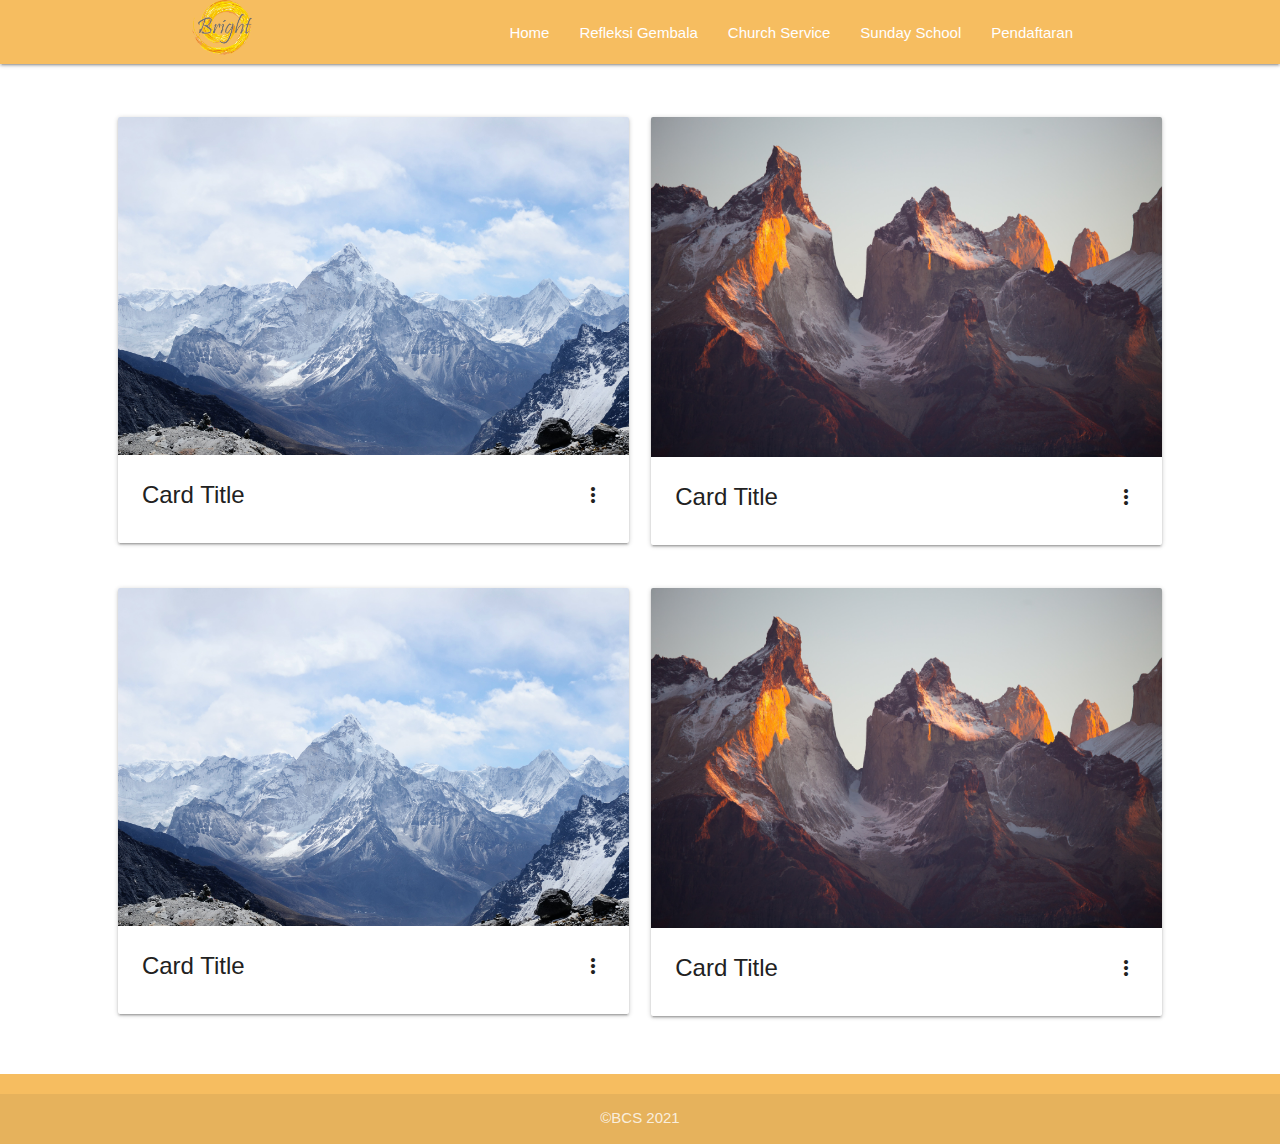
<file: pages/church.html>
<!DOCTYPE html>

<html lang="en">
    <head>
        <!-- Meta Start -->
        <meta charset="UTF-8"/>
        <meta http-equiv="Content-Type" content="text/html; charset=UTF-8"/>
        <meta name="viewport" content="width=device-width, initial-scale=1"/>
        <title>BCS - Bright Community Service</title>
        <meta name="description" content="BCS - Bright Community Service"/>
        <meta name="theme-color" content="#F6BD60"/>
        <link rel="apple-touch-icon" href="/images/logo.png">
        <link rel="shortcut icon" href="/images/logo.png">
        <!-- Meta End -->
        
        <!-- Link Start -->
        <link href="https://fonts.googleapis.com/icon?family=Material+Icons" rel="stylesheet">
        <link href="/css/materialize.css" type="text/css" rel="stylesheet" media="screen,projection"/>
        <link href="/css/style.css" type="text/css" rel="stylesheet" media="screen,projection"/>
        <link rel="manifest" href="/manifest.json">
        <link rel="shortcut icon" href="/images/favicon.ico" type="image/x-icon">
        <link rel="icon" href="/images/favicon.ico" type="image/x-icon">
        <!-- Link End -->
    </head>
  
    <body> 
      <!--Navbar Start-->
      <nav class="White" role="navigation">
        <div class="nav-wrapper container">
          <a id="logo-container" href="#" class="brand-logo"><img class="responsive-img" src="/images/logo.png" width="60" height="auto"></a>
          <ul class="right hide-on-med-and-down">
            <li><a class="waves-effect" href="../index.html">Home</a></li>
            <li><a class="waves-effect" href="refleksi.html">Refleksi Gembala</a></li>
            <li><a class="waves-effect" href="church.html">Church Service</a></li>
            <li><a class="waves-effect" href="sundayschool.html">Sunday School</a></li>
            <li><a class="waves-effect" href="pendaftaran.html">Pendaftaran</a></li>
          </ul>
          <ul id="nav-mobile" class="sidenav">
            <li><a class="waves-effect" href="../index.html">Home</a></li>
            <li><a class="waves-effect" href="refleksi.html">Refleksi Gembala</a></li>
            <li><a class="waves-effect" href="church.html">Church Service</a></li>
            <li><a class="waves-effect" href="sundayschool.html">Sunday School</a></li>
            <li><a class="waves-effect" href="pendaftaran.html">Pendaftaran</a></li>
          </ul>
          <a href="#" data-target="nav-mobile" class="sidenav-trigger"><i class="material-icons">menu</i></a>
        </div>
      </nav>
      <!--Navbar Ends-->
      
      <!--Church Start-->
      <div class="church">
      <br>
      <br>
       
        <!--Jadwal Starts-->
        <div class="row">
          <div class="col s12 m5 l5 offset-l1 offset-m1">
            <div class="card">
              <div class="card-image waves-effect waves-block waves-light">
                <img class="activator" src="/images/banner1.jpg">
              </div>
              <div class="card-content">
                <span class="card-title activator grey-text text-darken-4">Card Title<i class="material-icons right">more_vert</i></span>
              </div>
              <div class="card-reveal">
                <span class="card-title grey-text text-darken-4">Card Title<i class="material-icons right">close</i></span>
                <p>Here is some more information about this product that is only revealed once clicked on.</p>
              </div>
            </div>
          </div>
          <div class="col s12 m5 l5">
            <div class="card">
              <div class="card-image waves-effect waves-block waves-light">
                <img class="activator" src="/images/banner2.jpg">
              </div>
              <div class="card-content">
                <span class="card-title activator grey-text text-darken-4">Card Title<i class="material-icons right">more_vert</i></span>
              </div>
              <div class="card-reveal">
                <span class="card-title grey-text text-darken-4">Card Title<i class="material-icons right">close</i></span>
                <p>Here is some more information about this product that is only revealed once clicked on.</p>
              </div>
            </div>
          </div>
        </div>
        
        <div class="row">
          <div class="col s12 m5 l5 offset-l1 offset-m1">
            <div class="card">
              <div class="card-image waves-effect waves-block waves-light">
                <img class="activator" src="/images/banner1.jpg">
              </div>
              <div class="card-content">
                <span class="card-title activator grey-text text-darken-4">Card Title<i class="material-icons right">more_vert</i></span>
              </div>
              <div class="card-reveal">
                <span class="card-title grey-text text-darken-4">Card Title<i class="material-icons right">close</i></span>
                <p>Here is some more information about this product that is only revealed once clicked on.</p>
              </div>
            </div>
          </div>
          <div class="col s12 m5 l5">
            <div class="card">
              <div class="card-image waves-effect waves-block waves-light">
                <img class="activator" src="/images/banner2.jpg">
              </div>
              <div class="card-content">
                <span class="card-title activator grey-text text-darken-4">Card Title<i class="material-icons right">more_vert</i></span>
              </div>
              <div class="card-reveal">
                <span class="card-title grey-text text-darken-4">Card Title<i class="material-icons right">close</i></span>
                <p>Here is some more information about this product that is only revealed once clicked on.</p>
              </div>
            </div>
          </div>
        </div>
        <!--Jadwal Ends-->
        
      <br>  
      </div>
      <!--Church Ends-->
      
      <!--Footer Starts-->
      <footer class="page-footer">
          <div class="footer-copyright">
            <div class="container center-align card-text-home">
              ©BCS 2021
            </div>
          </div>
      </footer>
      <!--Footer Ends-->

      <!-- Script Start -->
      <script src="https://code.jquery.com/jquery-2.1.1.min.js"></script>
      <script src="/js/materialize.js"></script>
      <script src="/js/init.js"></script>
      <script src="/js/script.js"></script>
      <!-- Script End -->

    </body>
</html>
</file>
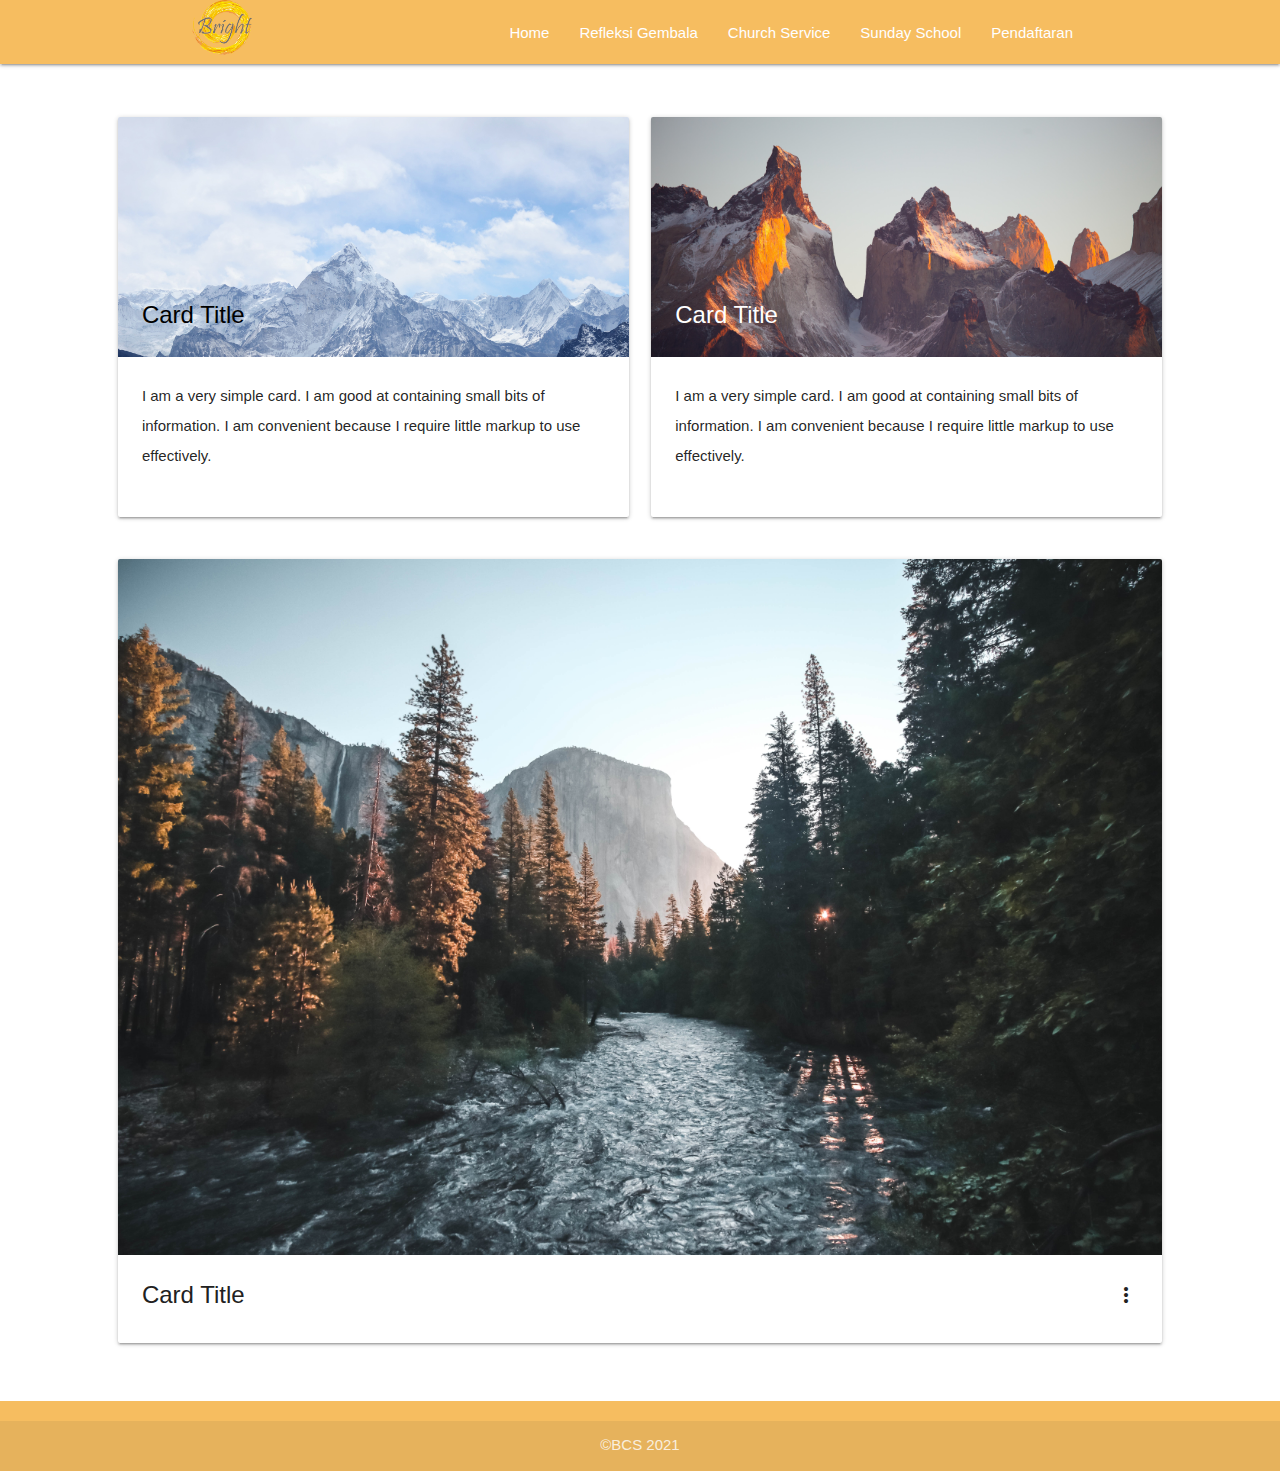
<file: pages/refleksi.html>
<!DOCTYPE html>

<html lang="en">
    <head>
        <!-- Meta Start -->
        <meta charset="UTF-8"/>
        <meta http-equiv="Content-Type" content="text/html; charset=UTF-8"/>
        <meta name="viewport" content="width=device-width, initial-scale=1"/>
        <title>BCS - Bright Community Service</title>
        <meta name="description" content="BCS - Bright Community Service"/>
        <meta name="theme-color" content="#F6BD60"/>
        <link rel="apple-touch-icon" href="/images/logo.png">
        <link rel="shortcut icon" href="/images/logo.png">
        <!-- Meta End -->
        
        <!-- Link Start -->
        <link href="https://fonts.googleapis.com/icon?family=Material+Icons" rel="stylesheet">
        <link href="/css/materialize.css" type="text/css" rel="stylesheet" media="screen,projection"/>
        <link href="/css/style.css" type="text/css" rel="stylesheet" media="screen,projection"/>
        <link rel="manifest" href="/manifest.json">
        <link rel="shortcut icon" href="/images/favicon.ico" type="image/x-icon">
        <link rel="icon" href="/images/favicon.ico" type="image/x-icon">
        <!-- Link End -->
    </head>
  
    <body> 
      <!--Navbar Start-->
      <nav class="White" role="navigation">
        <div class="nav-wrapper container">
          <a id="logo-container" href="#" class="brand-logo"><img class="responsive-img" src="/images/logo.png" width="60" height="auto"></a>
          <ul class="right hide-on-med-and-down">
            <li><a class="waves-effect" href="../index.html">Home</a></li>
            <li><a class="waves-effect" href="refleksi.html">Refleksi Gembala</a></li>
            <li><a class="waves-effect" href="church.html">Church Service</a></li>
            <li><a class="waves-effect" href="sundayschool.html">Sunday School</a></li>
            <li><a class="waves-effect" href="pendaftaran.html">Pendaftaran</a></li>
          </ul>
          <ul id="nav-mobile" class="sidenav">
            <li><a class="waves-effect" href="../index.html">Home</a></li>
            <li><a class="waves-effect" href="refleksi.html">Refleksi Gembala</a></li>
            <li><a class="waves-effect" href="church.html">Church Service</a></li>
            <li><a class="waves-effect" href="sundayschool.html">Sunday School</a></li>
            <li><a class="waves-effect" href="pendaftaran.html">Pendaftaran</a></li>
          </ul>
          <a href="#" data-target="nav-mobile" class="sidenav-trigger"><i class="material-icons">menu</i></a>
        </div>
      </nav>
      <!--Navbar Ends-->
      
      <!--Refleksi Start-->
      <div class="refleksi">
      <br>
      <br>
        
        <!--Profil Pendeta Start-->
        <div class="row">
          <div class="col s12 m5 l5 offset-l1 offset-m1">
            <div class="card medium">
              <div class="card-image">
                <img src="/images/banner1.jpg">
                <span class="card-title black-text">Card Title</span>
              </div>
              <div class="card-content">
                <p>I am a very simple card. I am good at containing small bits of information.
                I am convenient because I require little markup to use effectively.</p>
              </div>
            </div>
          </div>
          <div class="col s12 m5 l5">
            <div class="card medium">
              <div class="card-image">
                <img src="/images/banner2.jpg">
                <span class="card-title white-text">Card Title</span>
              </div>
              <div class="card-content">
                <p>I am a very simple card. I am good at containing small bits of information.
                I am convenient because I require little markup to use effectively.</p>
              </div>
            </div>
          </div>
        </div>
        <!--Profil Pendeta Ends-->
        
        <!--Kata Refleksi Starts-->
        <div class="row">
          <div class="col s12 m10 l10 offset-l1 offset-m1">
            <div class="card">
              <div class="card-image waves-effect waves-block waves-light">
                <img class="activator" src="/images/banner3.jpg">
              </div>
              <div class="card-content">
                <span class="card-title activator grey-text text-darken-4">Card Title<i class="material-icons right">more_vert</i></span>
              </div>
              <div class="card-reveal">
                <span class="card-title grey-text text-darken-4">Card Title<i class="material-icons right">close</i></span>
                <p>Here is some more information about this product that is only revealed once clicked on.</p>
              </div>
            </div>
          </div>
        </div>
        <!--Kata Refleksi Ends-->
      
      <br>
      </div>
      <!--Refleksi Ends-->
      
      <!--Footer Starts-->
      <footer class="page-footer">
          <div class="footer-copyright">
            <div class="container center-align card-text-home">
              ©BCS 2021
            </div>
          </div>
      </footer>
      <!--Footer Ends-->

      <!-- Script Start -->
      <script src="https://code.jquery.com/jquery-2.1.1.min.js"></script>
      <script src="/js/materialize.js"></script>
      <script src="/js/init.js"></script>
      <script src="/js/script.js"></script>
      <!-- Script End -->

    </body>
</html>
</file>
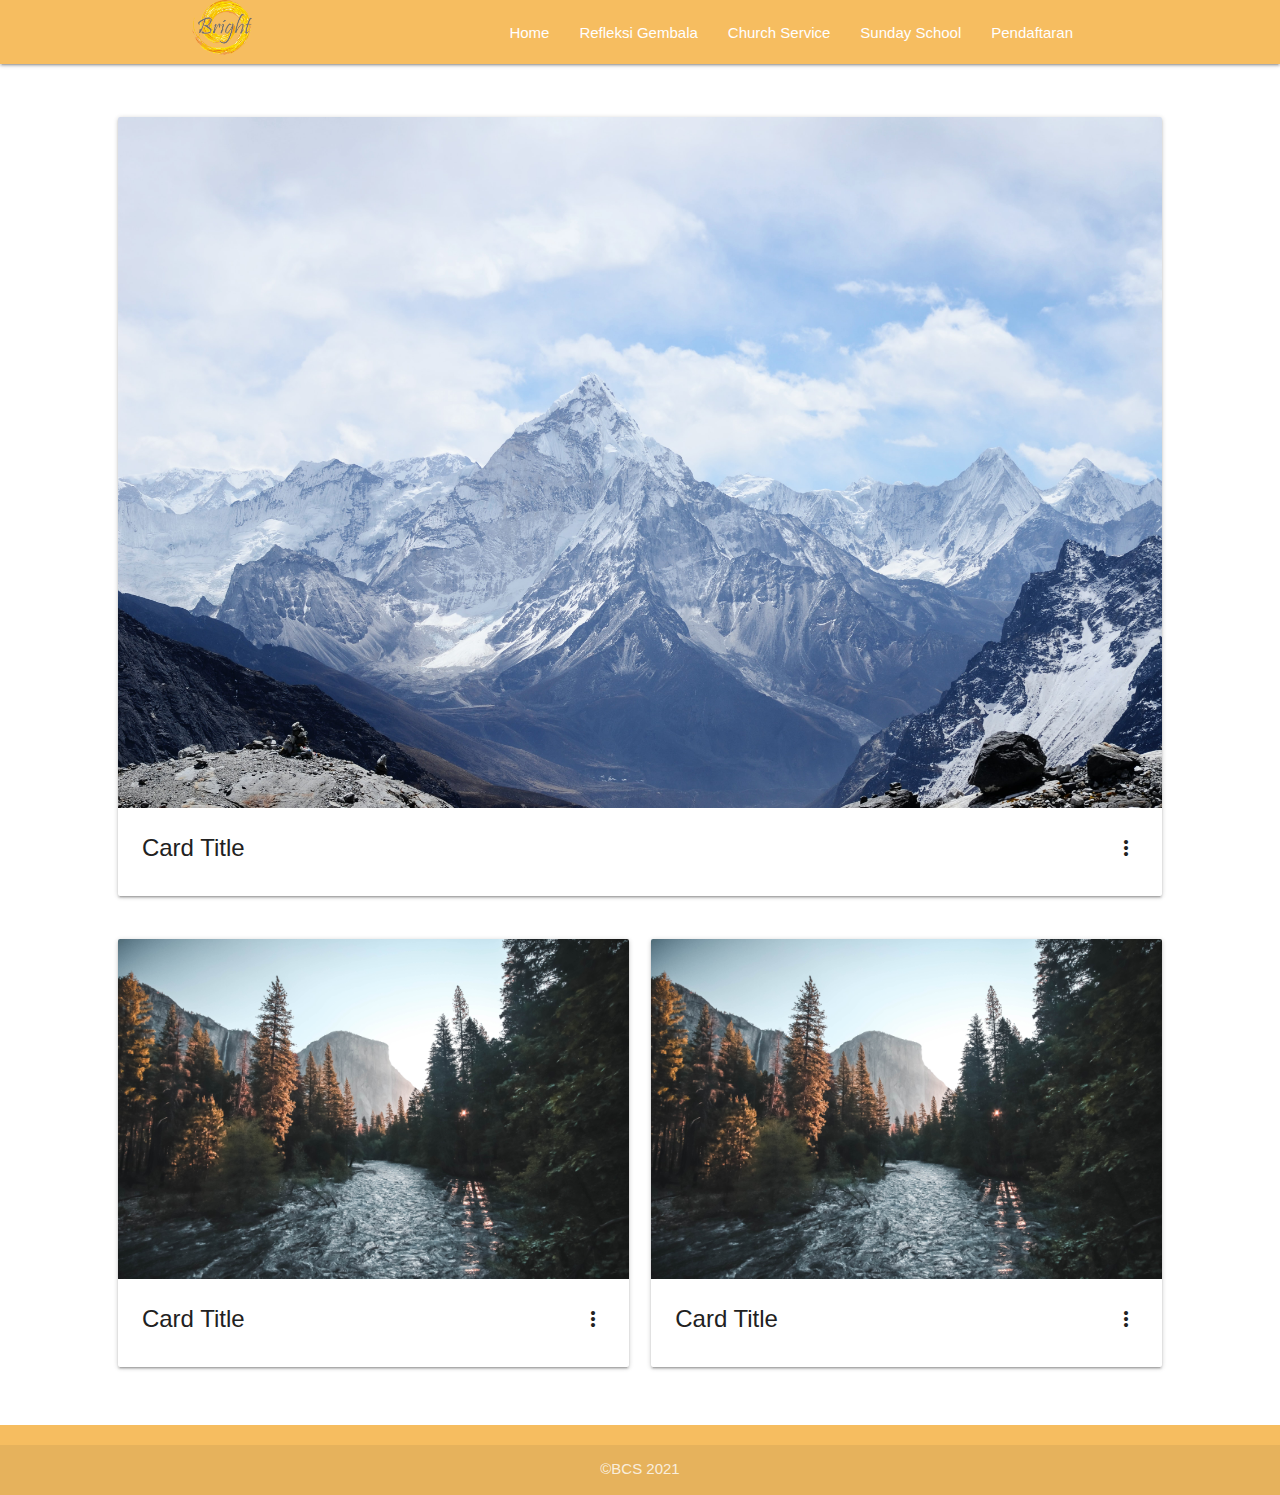
<file: pages/sundayschool.html>
<!DOCTYPE html>

<html lang="en">
    <head>
        <!-- Meta Start -->
        <meta charset="UTF-8"/>
        <meta http-equiv="Content-Type" content="text/html; charset=UTF-8"/>
        <meta name="viewport" content="width=device-width, initial-scale=1"/>
        <title>BCS - Bright Community Service</title>
        <meta name="description" content="BCS - Bright Community Service"/>
        <meta name="theme-color" content="#F6BD60"/>
        <link rel="apple-touch-icon" href="/images/logo.png">
        <link rel="shortcut icon" href="/images/logo.png">
        <!-- Meta End -->
        
        <!-- Link Start -->
        <link href="https://fonts.googleapis.com/icon?family=Material+Icons" rel="stylesheet">
        <link href="/css/materialize.css" type="text/css" rel="stylesheet" media="screen,projection"/>
        <link href="/css/style.css" type="text/css" rel="stylesheet" media="screen,projection"/>
        <link rel="manifest" href="/manifest.json">
        <link rel="shortcut icon" href="/images/favicon.ico" type="image/x-icon">
        <link rel="icon" href="/images/favicon.ico" type="image/x-icon">
        <!-- Link End -->
    </head>
  
    <body> 
      <!--Navbar Start-->
      <nav class="White" role="navigation">
        <div class="nav-wrapper container">
          <a id="logo-container" href="#" class="brand-logo"><img class="responsive-img" src="/images/logo.png" width="60" height="auto"></a>
          <ul class="right hide-on-med-and-down">
            <li><a class="waves-effect" href="../index.html">Home</a></li>
            <li><a class="waves-effect" href="refleksi.html">Refleksi Gembala</a></li>
            <li><a class="waves-effect" href="church.html">Church Service</a></li>
            <li><a class="waves-effect" href="sundayschool.html">Sunday School</a></li>
            <li><a class="waves-effect" href="pendaftaran.html">Pendaftaran</a></li>
          </ul>
          <ul id="nav-mobile" class="sidenav">
            <li><a class="waves-effect" href="../index.html">Home</a></li>
            <li><a class="waves-effect" href="refleksi.html">Refleksi Gembala</a></li>
            <li><a class="waves-effect" href="church.html">Church Service</a></li>
            <li><a class="waves-effect" href="sundayschool.html">Sunday School</a></li>
            <li><a class="waves-effect" href="pendaftaran.html">Pendaftaran</a></li>
          </ul>
          <a href="#" data-target="nav-mobile" class="sidenav-trigger"><i class="material-icons">menu</i></a>
        </div>
      </nav>
      <!--Navbar Ends-->
      
      <!--Sunday School Start-->
      <div class="sunday-school">
      <br>
      <br>
       
        <!--Sunday School Intro Start-->
        <div class="row">
          <div class="col s12 m10 l10 offset-l1 offset-m1">
            <div class="card">
              <div class="card-image waves-effect waves-block waves-light">
                <img class="activator" src="/images/banner1.jpg">
              </div>
              <div class="card-content">
                <span class="card-title activator grey-text text-darken-4">Card Title<i class="material-icons right">more_vert</i></span>
              </div>
              <div class="card-reveal">
                <span class="card-title grey-text text-darken-4">Card Title<i class="material-icons right">close</i></span>
                <p>Here is some more information about this product that is only revealed once clicked on.</p>
              </div>
            </div>
          </div>
        </div>
        <!--Sunday School Intro Ends-->
        
        <!--Jadwal Sunday School Starts-->
        <div class="row">
          <div class="col s12 m5 l5 offset-l1 offset-m1">
            <div class="card">
              <div class="card-image waves-effect waves-block waves-light">
                <img class="activator" src="/images/banner3.jpg">
              </div>
              <div class="card-content">
                <span class="card-title activator grey-text text-darken-4">Card Title<i class="material-icons right">more_vert</i></span>
              </div>
              <div class="card-reveal">
                <span class="card-title grey-text text-darken-4">Card Title<i class="material-icons right">close</i></span>
                <p>Here is some more information about this product that is only revealed once clicked on.</p>
              </div>
            </div>
          </div>
          <div class="col s12 m5 l5">
            <div class="card">
              <div class="card-image waves-effect waves-block waves-light">
                <img class="activator" src="/images/banner3.jpg">
              </div>
              <div class="card-content">
                <span class="card-title activator grey-text text-darken-4">Card Title<i class="material-icons right">more_vert</i></span>
              </div>
              <div class="card-reveal">
                <span class="card-title grey-text text-darken-4">Card Title<i class="material-icons right">close</i></span>
                <p>Here is some more information about this product that is only revealed once clicked on.</p>
              </div>
            </div>
          </div>
        </div>
        <!--Jadwal Sunday School Ends-->
        
      <br>
      </div>
      <!--Sunday School Ends-->
      
      <!--Footer Starts-->
      <footer class="page-footer">
          <div class="footer-copyright">
            <div class="container center-align card-text-home">
              ©BCS 2021
            </div>
          </div>
      </footer>
      <!--Footer Ends-->

      <!-- Script Start -->
      <script src="https://code.jquery.com/jquery-2.1.1.min.js"></script>
      <script src="/js/materialize.js"></script>
      <script src="/js/init.js"></script>
      <script src="/js/script.js"></script>
      <!-- Script End -->

    </body>
</html>
</file>
<file: css/style.css>
/* Custom Stylesheet */
/**
 * Use this file to override Materialize files so you can update
 * the core Materialize files in the future
 *
 * Made By MaterializeCSS.com
 */

nav ul a,
nav .brand-logo {
  color: #fff;
}

p {
  line-height: 2rem;
}

.sidenav-trigger {
  color: #26a69a;
}

.parallax-container {
  min-height: 380px;
  line-height: 0;
  height: auto;
  color: rgba(255,255,255,.9);
}
  .parallax-container .section {
    width: 100%;
  }

@media only screen and (max-width : 992px) {
  .parallax-container .section {
    position: absolute;
    top: 40%;
  }
  #index-banner .section {
    top: 10%;
  }
}

@media only screen and (max-width : 600px) {
  #index-banner .section {
    top: 0;
  }
}

.icon-block {
  padding: 0 15px;
}
.icon-block .material-icons {
  font-size: inherit;
}

footer.page-footer {
  margin: 0;
}
</file>
